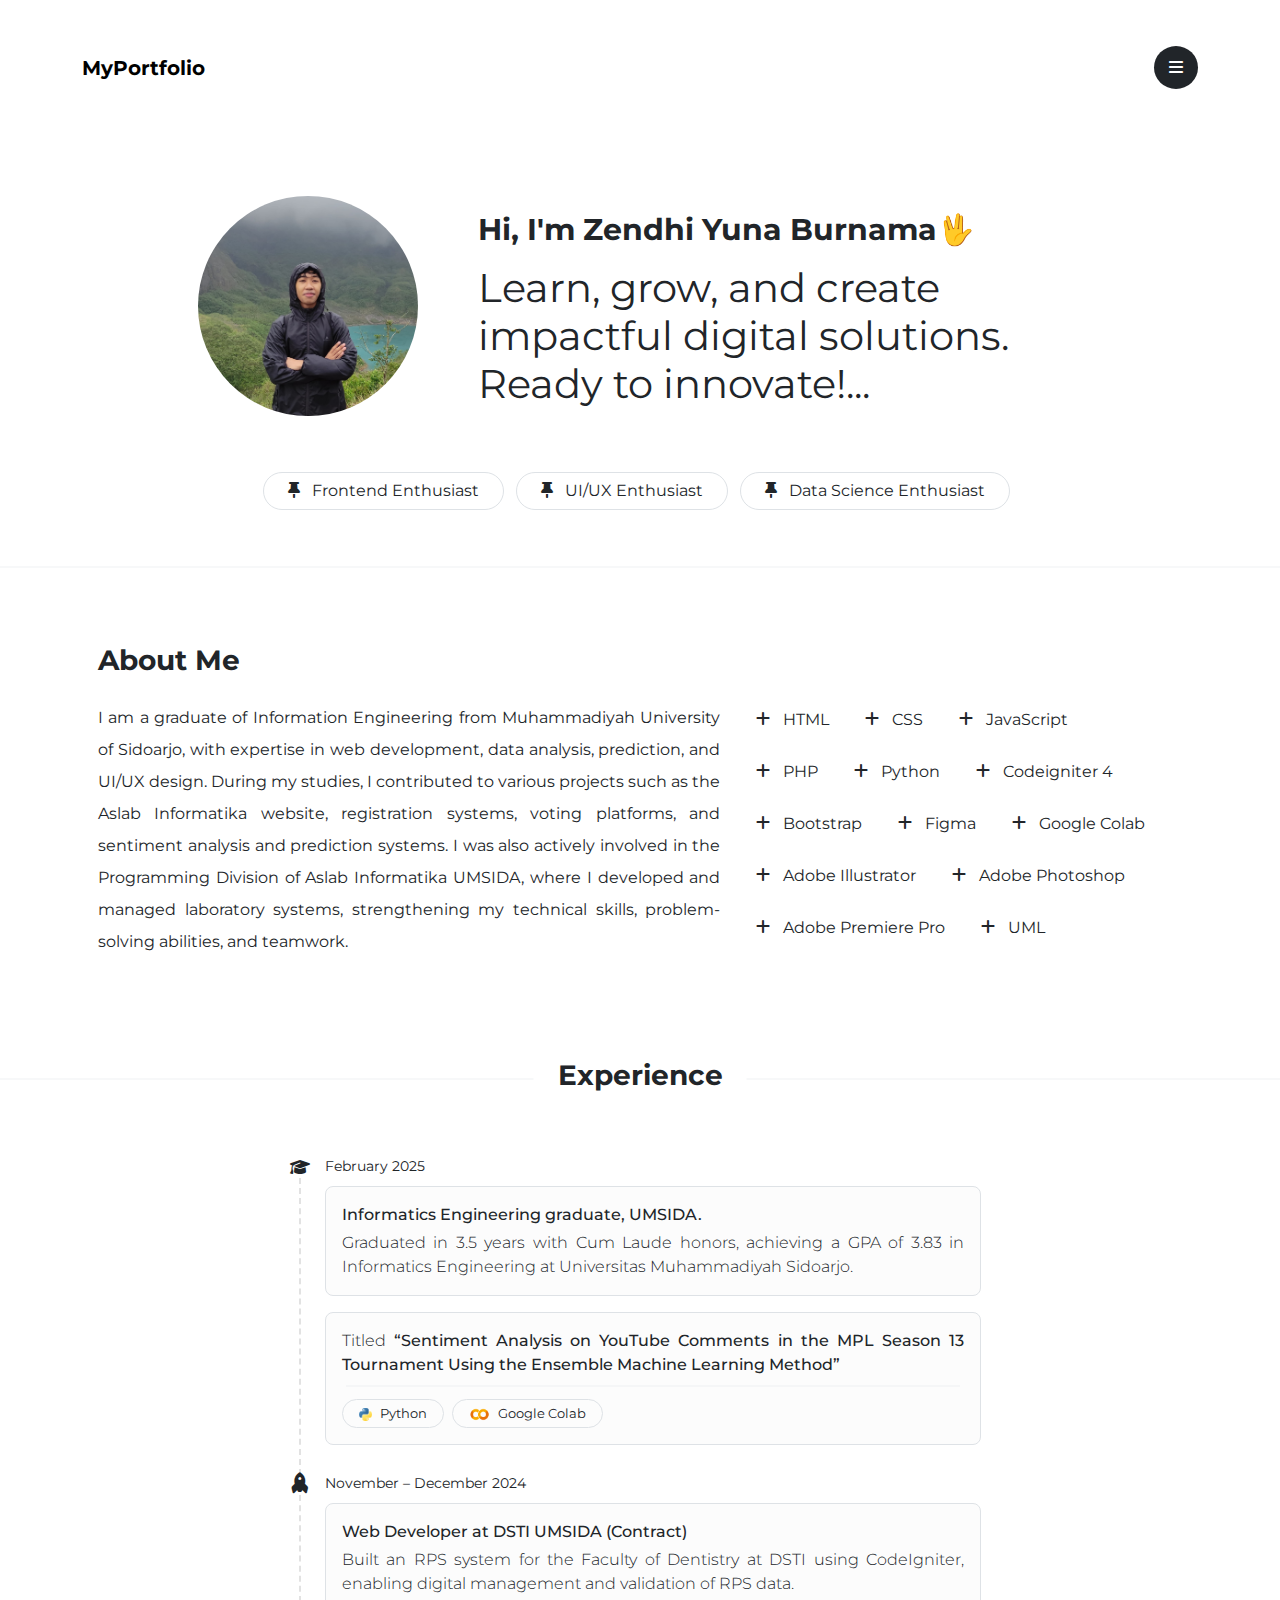
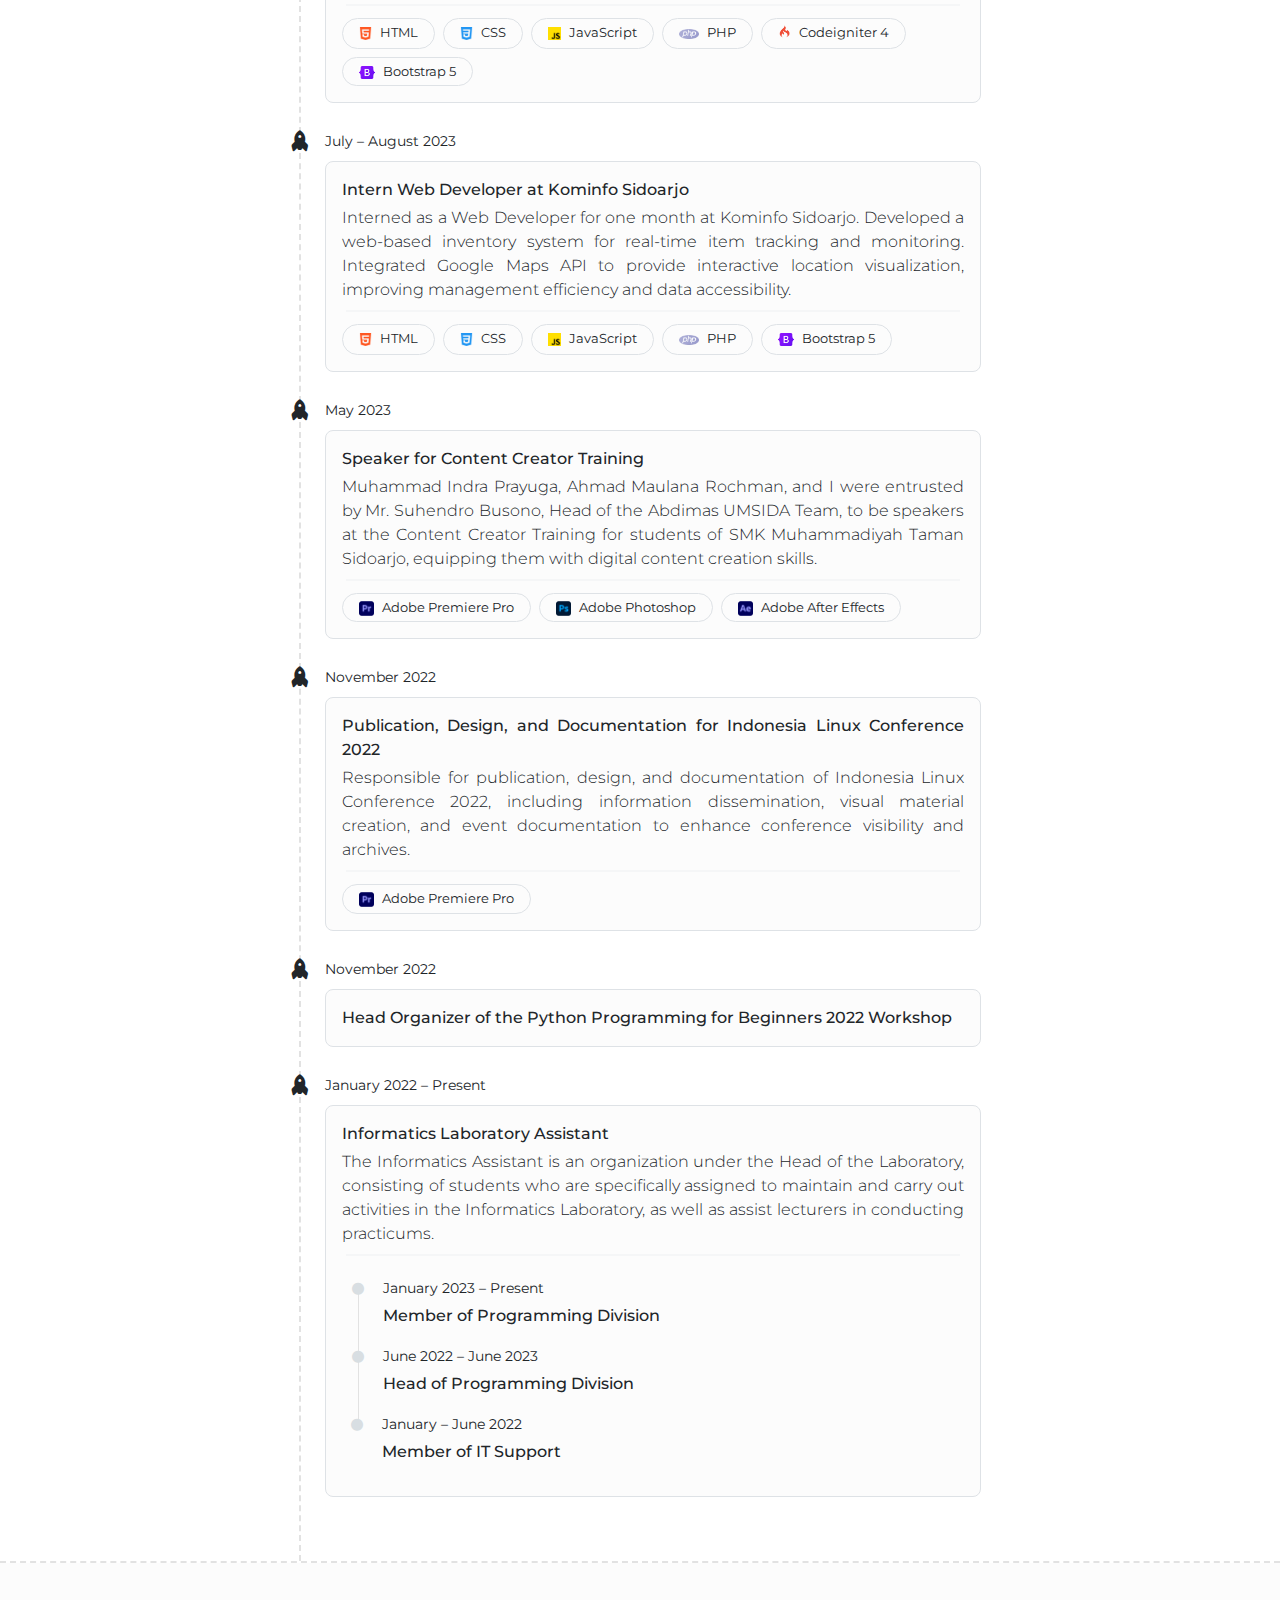
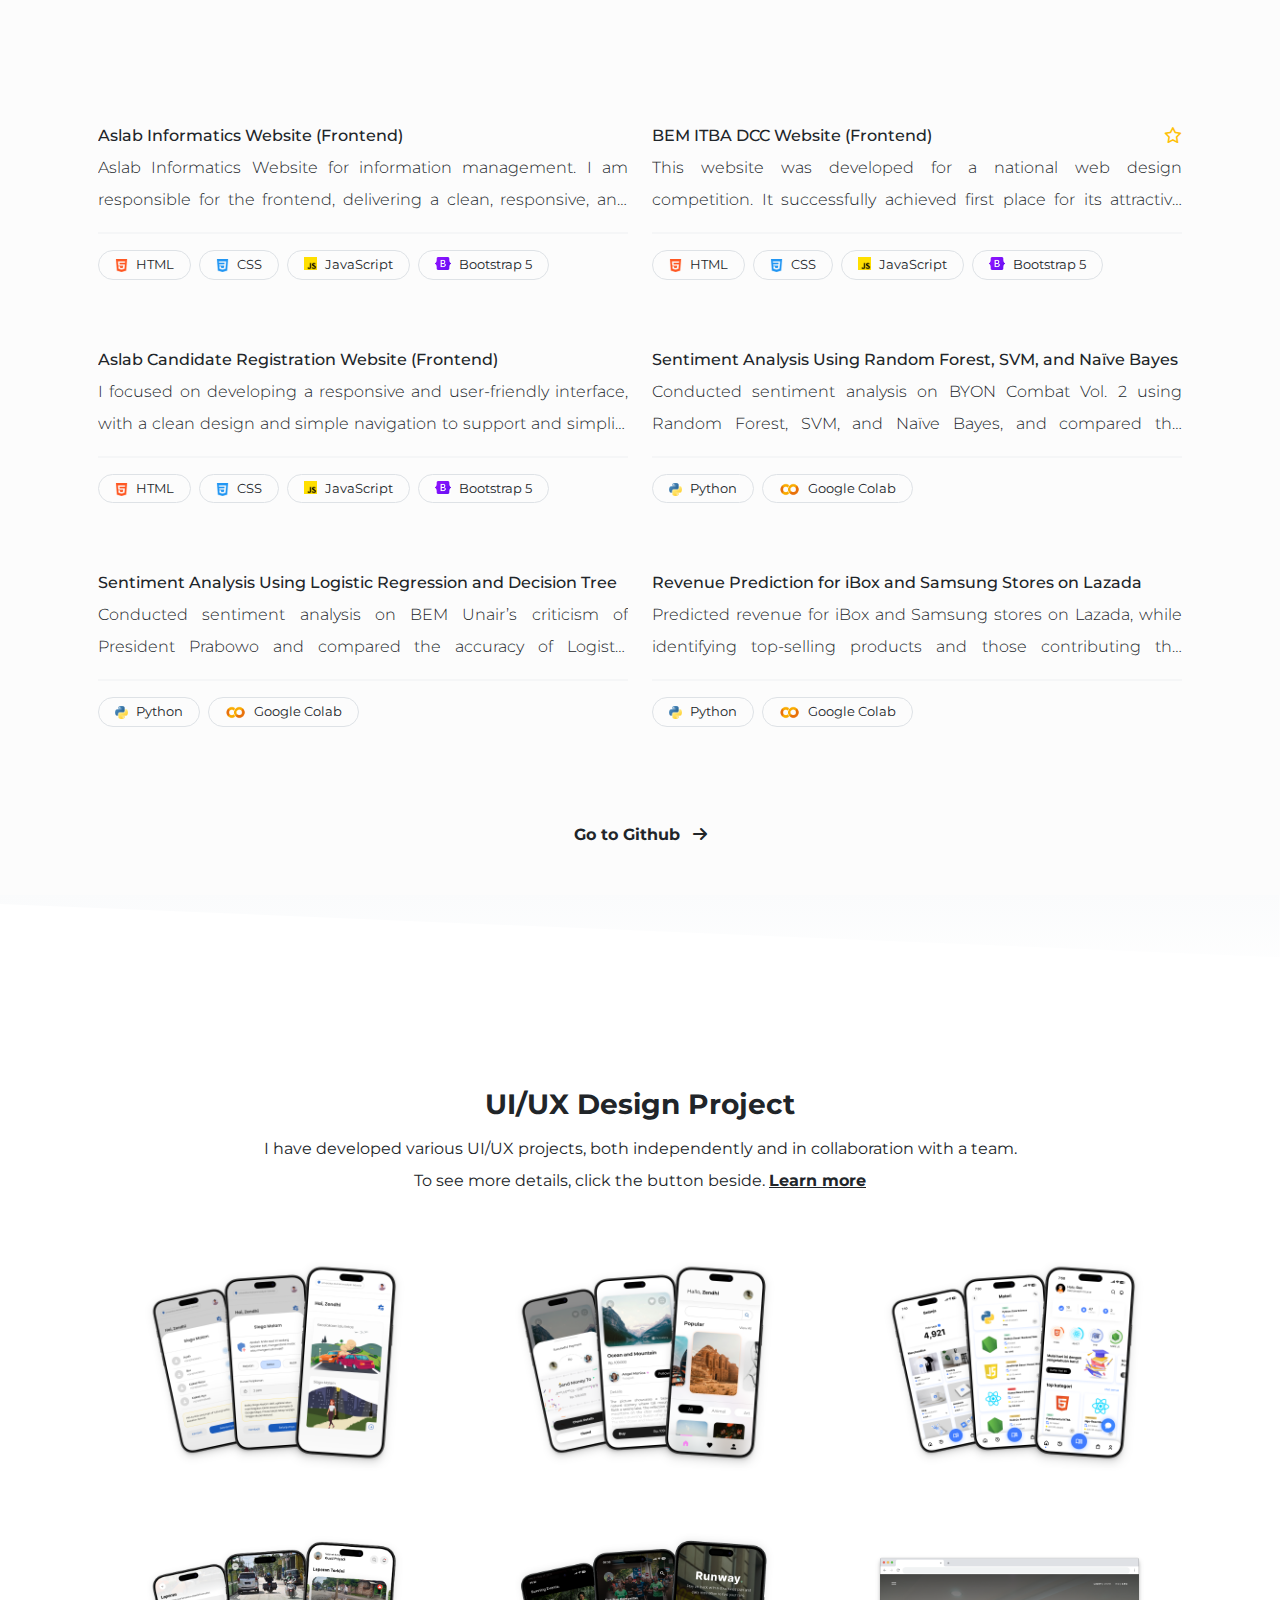
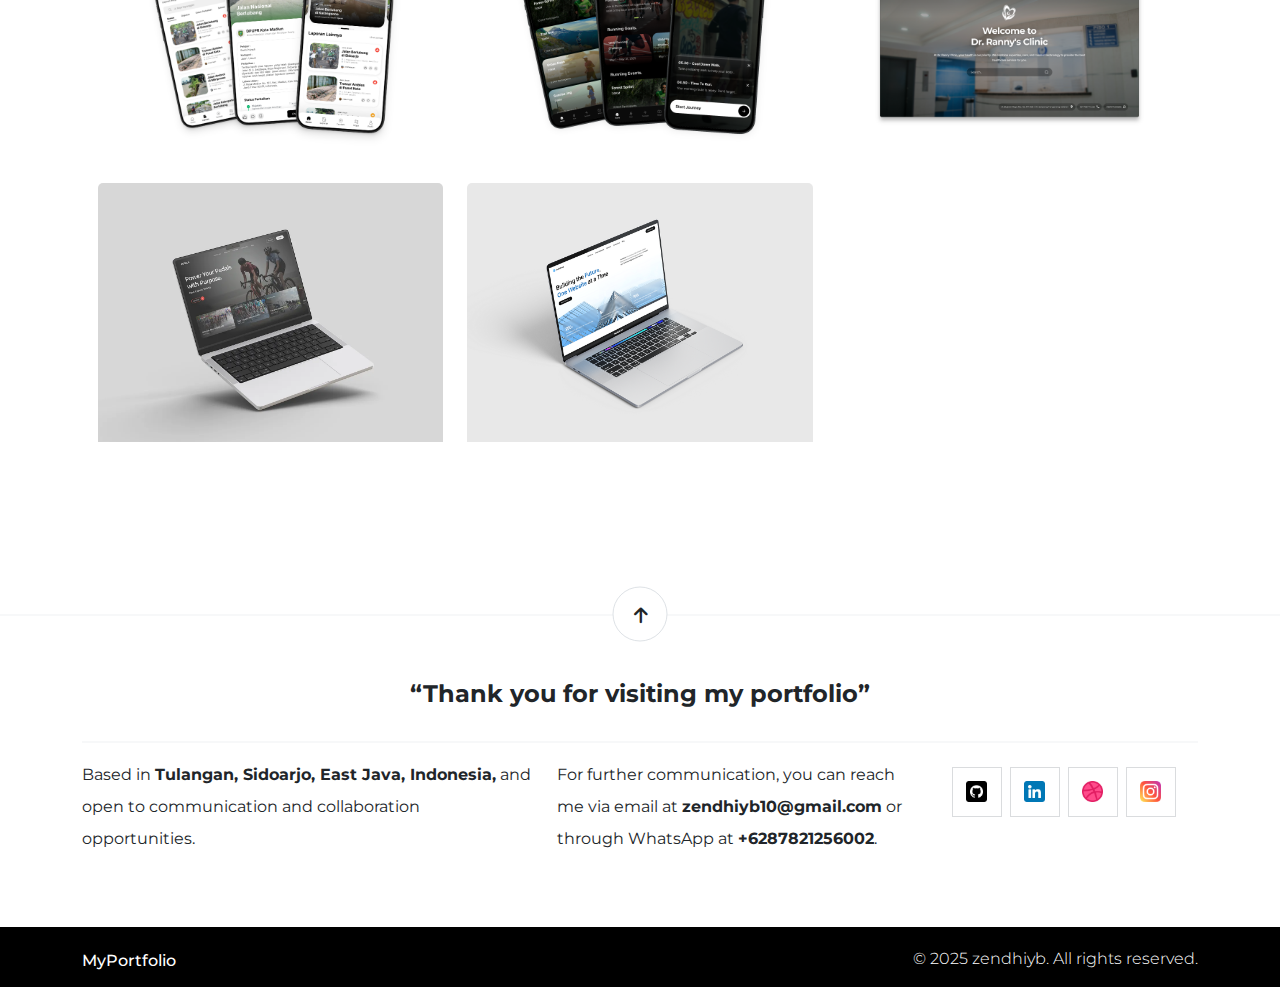
<file: index.html>
<!DOCTYPE html>
<html lang="en">
  <head>
    <meta charset="UTF-8">
    <meta name="viewport" content="width=device-width, initial-scale=1.0">
    <title>MyPortfolio</title>
    <link rel="shortcut icon" href="assets/img/fav.png" type="image/x-icon">
     
    <!-- Link Bootstrap -->
    <link href="https://cdn.jsdelivr.net/npm/bootstrap@5.3.3/dist/css/bootstrap.min.css" rel="stylesheet" integrity="sha384-QWTKZyjpPEjISv5WaRU9OFeRpok6YctnYmDr5pNlyT2bRjXh0JMhjY6hW+ALEwIH" crossorigin="anonymous">
    <script src="https://cdn.jsdelivr.net/npm/bootstrap@5.3.3/dist/js/bootstrap.bundle.min.js" integrity="sha384-YvpcrYf0tY3lHB60NNkmXc5s9fDVZLESaAA55NDzOxhy9GkcIdslK1eN7N6jIeHz" crossorigin="anonymous"></script>
    
    <!-- Fontawsome -->
    <link rel="stylesheet" href="assets/fontawesome/css/all.css">

    <!-- CSS -->
    <link rel="stylesheet" href="assets/css/style.css">

    <!-- Font -->
    <link rel="preconnect" href="https://fonts.googleapis.com">
    <link rel="preconnect" href="https://fonts.gstatic.com" crossorigin>
    <link href="https://fonts.googleapis.com/css2?family=Montserrat:ital,wght@0,100..900;1,100..900&display=swap" rel="stylesheet">

    <!-- AOS -->
    <link rel="stylesheet" href="https://unpkg.com/aos@next/dist/aos.css" />
  </head>
  <body>
    <div id="nav"></div>
    <nav class="navbar bg-white fixed-top pt-5 pb-3">
      <div class="container">
        <a class="navbar-brand fw-bold" href="index.html">MyPortfolio</a>
        <div class="">
          <a href="#" style="text-decoration: none; padding:12px 15px; border-radius: 50%;" class="text-white bg-dark" data-bs-toggle="offcanvas" data-bs-target="#offcanvasWithBothOptions" aria-controls="offcanvasWithBothOptions">
            <i class="fa-solid fa-bars"></i>
          </a>
        </div>
        <div class="offcanvas offcanvas-end" data-bs-scroll="true" tabindex="-1" id="offcanvasWithBothOptions" aria-labelledby="offcanvasWithBothOptionsLabel" style="width: 300px;">
          <div class="offcanvas-header">
            <h6 class="offcanvas-title" id="offcanvasWithBothOptionsLabel">Others</h6>
            <button type="button" class="btn-close focus-ring focus-ring-light" data-bs-dismiss="offcanvas" aria-label="Close"></button>
          </div>
          <div class="offcanvas-body p-3 pt-0">
            <div class="card border-0 rounded-0">
              <div class="row m-0">
                <div class="col-6 m-0 p-1">
                  <a href="https://github.com/zendhiyb" target="_blank" style="text-decoration: none;">
                    <div class="card border rounded-0 p-3 text-center hover-effect">
                      <div class="mb-2">
                        <img src="assets/img/github.png" alt="" height="23px">
                      </div>
                      <p class="mb-0">Github</p>
                    </div>
                  </a>
                </div>
                <div class="col-6 m-0 p-1">
                  <a href="https://www.linkedin.com/in/zendhiyb/" target="_blank" style="text-decoration: none;">
                    <div class="card border rounded-0 p-3 text-center hover-effect">
                      <div class="mb-2">
                        <img src="assets/img/linkedin.png" alt="" height="23px">
                      </div>
                      <p class="mb-0">Linkedin</p>
                    </div>
                  </a>
                </div>
                <div class="col-6 m-0 p-1">
                  <a href="https://dribbble.com/zendhiyb" target="_blank" style="text-decoration: none;">
                    <div class="card border rounded-0 p-3 text-center hover-effect">
                      <div class="mb-2">
                        <img src="assets/img/dribbble.png" alt="" height="23px">
                      </div>
                      <p class="mb-0">Dribbble</p>
                    </div>
                  </a>
                </div>
                <div class="col-6 m-0 p-1">
                  <a href="https://www.instagram.com/zendhiy/" target="_blank" style="text-decoration: none;">
                    <div class="card border rounded-0 p-3 text-center hover-effect">
                      <div class="mb-2">
                        <img src="assets/img/instagram.png" alt="" height="23px">
                      </div>
                      <p class="mb-0">Instagram</p>
                    </div>
                  </a>
                </div>
              </div>
              <hr class="border my-1">
            </div>
          </div>
        </div>
      </div>
    </nav>
    <div class="container" style="margin-top: 180px">
      <div class="text-center">
        <div class="row">
          <div class="col-xl-1"></div>
          <div class="col-xl-3">
            <div class="card border-0 p-3">
              <div class="text-center">
                <img src="assets/img/fotogw.jpeg" class="rounded-circle link-shadow " height="220px" alt="">
              </div>
            </div>
          </div>
          <div class="col-xl-7">
            <div class="card border-0 p-3" style="margin-bottom: 40px;">
              <h3 class="fw-bold text-start mt-3 mb-3" style="font-size: 30px;">Hi, I'm Zendhi Yuna Burnama🖖</h3>
              <h1 class="fw-normal text-start">Learn, grow, and create impactful digital solutions. Ready to innovate!...</h1>
            </div>
          </div>
          <div class="col-xl-1"></div>
        </div>
      </div>
      <div class="text-center">
        <div class="" style="margin-bottom: 40px;">
          <div class="btn btn-outline-light rounded-5 border px-4 mb-3 me-2">
            <i class="fa-solid fa-thumbtack me-2 text-dark"></i>
            <span class="fs-6 text-dark">Frontend Enthusiast</span>
          </div>
          <div class="btn btn-outline-light rounded-5 border px-4 mb-3 me-2">
            <i class="fa-solid fa-thumbtack me-2 text-dark"></i>
            <span class="fs-6 text-dark">UI/UX Enthusiast</span>
          </div>
          <div class="btn btn-outline-light rounded-5 border px-4 mb-3 me-2">
            <i class="fa-solid fa-thumbtack me-2 text-dark"></i>
            <span class="fs-6 text-dark">Data Science Enthusiast</span>
          </div>
          <!-- <div class="btn btn-outline-light rounded-5 border px-4 mb-3 me-2" data-aos="fade-up" data-aos-duration="1800">
            <i class="fa-solid fa-thumbtack me-2 text-dark"></i>
            <span class="fs-6 text-dark">Web Developer Enthusiast</span>
          </div> -->
        </div>
      </div>
    </div>
    <hr class="border">
    <div class="container" style="margin-top: 60px; margin-bottom: 80px;">
      <div class="card border-0 p-3">
        <h3 class="fw-bold mb-4">About Me</h3>
        <div class="row">
          <div class="col-lg-7">
            <div class="card border-0">
              <p class="lh-lg mb-4" style="text-align: justify; text-justify: inter-word;">
                I am a graduate of Information Engineering from Muhammadiyah University of Sidoarjo, with expertise in web development, data analysis, prediction, and UI/UX design. During my studies, I contributed to various projects such as the Aslab Informatika website, registration systems, voting platforms, and sentiment analysis and prediction systems. I was also actively involved in the Programming Division of Aslab Informatika UMSIDA, where I developed and managed laboratory systems, strengthening my technical skills, problem-solving abilities, and teamwork.
              </p>
            </div>
          </div>
          <div class="col-lg-5">
            <div class="border-0">
              <div class="btn btn-outline-light rounded-5 me-2 border-0 mb-3">
                <span class=" fs-6 text-dark fw-normal"><i class="fa-solid fa-plus me-2"></i> HTML</span>
              </div>
              <div class="btn btn-outline-light rounded-5 me-2 border-0 mb-3">
                <span class=" fs-6 text-dark fw-normal"><i class="fa-solid fa-plus me-2"></i> CSS</span>
              </div>
              <div class="btn btn-outline-light rounded-5 me-2 border-0 mb-3">
                <span class=" fs-6 text-dark fw-normal"><i class="fa-solid fa-plus me-2"></i> JavaScript</span>
              </div>
              <div class="btn btn-outline-light rounded-5 me-2 border-0 mb-3">
                <span class=" fs-6 text-dark fw-normal"><i class="fa-solid fa-plus me-2"></i> PHP</span>
              </div>
              <div class="btn btn-outline-light rounded-5 me-2 border-0 mb-3">
                <span class=" fs-6 text-dark fw-normal"><i class="fa-solid fa-plus me-2"></i> Python</span>
              </div>
              <div class="btn btn-outline-light rounded-5 me-2 border-0 mb-3">
                <span class=" fs-6 text-dark fw-normal"><i class="fa-solid fa-plus me-2"></i> Codeigniter 4</span>
              </div>
              <div class="btn btn-outline-light rounded-5 me-2 border-0 mb-3">
                <span class=" fs-6 text-dark fw-normal"><i class="fa-solid fa-plus me-2"></i> Bootstrap</span>
              </div>
              <div class="btn btn-outline-light rounded-5 me-2 border-0 mb-3">
                <span class=" fs-6 text-dark fw-normal"><i class="fa-solid fa-plus me-2"></i> Figma</span>
              </div>
              <div class="btn btn-outline-light rounded-5 me-2 border-0 mb-3">
                <span class=" fs-6 text-dark fw-normal"><i class="fa-solid fa-plus me-2"></i> Google Colab</span>
              </div>
              <div class="btn btn-outline-light rounded-5 me-2 border-0 mb-3">
                <span class=" fs-6 text-dark fw-normal"><i class="fa-solid fa-plus me-2"></i> Adobe Illustrator</span>
              </div>
              <div class="btn btn-outline-light rounded-5 me-2 border-0 mb-3">
                <span class=" fs-6 text-dark fw-normal"><i class="fa-solid fa-plus me-2"></i> Adobe Photoshop</span>
              </div>
              <div class="btn btn-outline-light rounded-5 me-2 border-0 mb-3">
                <span class=" fs-6 text-dark fw-normal"><i class="fa-solid fa-plus me-2"></i> Adobe Premiere Pro</span>
              </div>
              <div class="btn btn-outline-light rounded-5 me-2 border-0 mb-3">
                <span class=" fs-6 text-dark fw-normal"><i class="fa-solid fa-plus me-2"></i> UML</span>
              </div>
              <!-- <a href="#" class="btn btn-outline-light rounded-5 me-2 border-0 mb-3">
                <span class=" fs-6 text-dark fw-normal"><i class="fa-solid fa-ellipsis text-dark"></i></span>
              </a> -->
            </div>
          </div>
        </div>
      </div>
    </div>
    <hr class="border mb-0">
    <div class="card border-0 rounded-0">
      <div class="position-absolute top-0 start-50 translate-middle">
        <h3 class="fw-bold text-center px-4 bg-white">Experience</h3>
      </div>
    </div>
    <div class="container">
      <div class="card border-0 bg-transparent p-3 pb-0 mt-5">
        <div class="row">
          <div class="col-lg-2"></div>
          <div class="col-lg-8">
            <div class="card border-0 rounded-3 p-3 pt-4 pb-0">
              <div class="card rounded-0 pb-4" style="border: none; border-left: 2px rgb(226, 226, 226) dashed;">
                <div class="position-absolute top-0 start-0 translate-middle" style="margin-left: -1px;">
                  <i class="fa-solid fa-graduation-cap"></i>
                </div>
                <div class="ms-4" style="margin-top: -14px;">
                  <p class="mb-2"><small>February 2025</small></p>
                  <div class="card border rounded-3 p-3 mb-3" style="text-align: justify; text-justify: inter-word; background-color: rgb(252, 252, 252);">
                    <h6 class="mb-1 lh-base">Informatics Engineering graduate, UMSIDA.</h6>
                    <p class="lh-base fw-light mb-0">
                      Graduated in 3.5 years with Cum Laude honors, achieving a GPA of 3.83 in Informatics Engineering at Universitas Muhammadiyah Sidoarjo.
                    </p>
                  </div>
                  <div class="card border rounded-3 p-3 mb-3" style="text-align: justify; text-justify: inter-word; background-color: rgb(252, 252, 252);">
                    <h6 class="mb-1 lh-base">
                      <span class="fw-light">Titled</span> <q><a href="https://jurnal.unai.edu/index.php/teika/article/view/3722" target="_blank" class="text-dark link-underline link-underline-opacity-0">Sentiment Analysis on YouTube Comments in the MPL Season 13 Tournament Using the Ensemble Machine Learning Method</a></q>
                    </h6>
                    <hr class="border m-1 mb-0">
                    <div class="d-flex flex-wrap mt-1" style="font-size: 13px;">
                      <div class="border rounded-5 px-3 py-1 me-2 mt-2"><img src="assets/img/skill/python.png" height="13px" alt="" class="me-2">Python</div>
                      <div class="border rounded-5 px-3 py-1 me-2 mt-2"><img src="assets/img/skill/colab.webp" height="13px" alt="" class="me-2">Google Colab</div>
                    </div>
                  </div>
                </div>
              </div>
              <div class="card rounded-0 pb-4" style="border: none; border-left: 2px rgb(226, 226, 226) dashed;">
                <div class="position-absolute top-0 start-0 translate-middle" style="margin-left: -1px; margin-top: 3px;">
                  <i class="fa-solid fa-rocket" style="font-size: 20px; rotate: -45deg;"></i>
                </div>
                <div class="ms-4" style="margin-top: -14px;">
                  <p class="mb-2"><small>November – December 2024</small></p>
                  <div class="card border rounded-3 p-3 mb-3" style="text-align: justify; text-justify: inter-word; background-color: rgb(252, 252, 252);">
                    <h6 class="mb-1 lh-base">Web Developer at DSTI UMSIDA (Contract)</h6>
                    <p class="lh-base fw-light mb-1">
                      Built an RPS system for the Faculty of Dentistry at DSTI using CodeIgniter, enabling digital management and validation of RPS data.
                    </p>
                    <hr class="border m-1 mb-0">
                    <div class="d-flex flex-wrap mt-1" style="font-size: 13px;">
                      <div class="border rounded-5 px-3 py-1 me-2 mt-2"><img src="assets/img/skill/html.png" height="13px" alt="" class="me-2">HTML</div>
                      <div class="border rounded-5 px-3 py-1 me-2 mt-2"><img src="assets/img/skill/css.png" height="13px" alt="" class="me-2">CSS</div>
                      <div class="border rounded-5 px-3 py-1 me-2 mt-2"><img src="assets/img/skill/js.png" height="13px" alt="" class="me-2">JavaScript</div>
                      <div class="border rounded-5 px-3 py-1 me-2 mt-2"><img src="assets/img/skill/php.png" height="20px" alt="" class="me-2">PHP</div>
                      <div class="border rounded-5 px-3 py-1 me-2 mt-2"><img src="assets/img/skill/codeigniter.png" height="13px" alt="" class="me-2 mb-1">Codeigniter 4</div>
                      <div class="border rounded-5 px-3 py-1 me-2 mt-2"><img src="assets/img/skill/bootstrap.jfif" height="13px" alt="" class="me-2">Bootstrap 5</div>
                    </div>
                  </div>
                </div>
              </div>
              <div class="card rounded-0 pb-4" style="border: none; border-left: 2px rgb(226, 226, 226) dashed;">
                <div class="position-absolute top-0 start-0 translate-middle" style="margin-left: -1px; margin-top: 3px;">
                  <i class="fa-solid fa-rocket" style="font-size: 20px; rotate: -45deg;"></i>
                </div>
                <div class="ms-4" style="margin-top: -14px;">
                  <p class="mb-2"><small>July – August 2023</small></p>
                  <div class="card border rounded-3 p-3 mb-3" style="text-align: justify; text-justify: inter-word; background-color: rgb(252, 252, 252);">
                    <h6 class="mb-1 lh-base">Intern Web Developer at Kominfo Sidoarjo</h6>
                    <p class="lh-base fw-light mb-1">
                      Interned as a Web Developer for one month at Kominfo Sidoarjo. Developed a web-based inventory system for real-time item tracking and monitoring. Integrated Google Maps API to provide interactive location visualization, improving management efficiency and data accessibility.
                    </p>
                    <hr class="border m-1 mb-0">
                    <div class="d-flex flex-wrap mt-1" style="font-size: 13px;">
                      <div class="border rounded-5 px-3 py-1 me-2 mt-2"><img src="assets/img/skill/html.png" height="13px" alt="" class="me-2">HTML</div>
                      <div class="border rounded-5 px-3 py-1 me-2 mt-2"><img src="assets/img/skill/css.png" height="13px" alt="" class="me-2">CSS</div>
                      <div class="border rounded-5 px-3 py-1 me-2 mt-2"><img src="assets/img/skill/js.png" height="13px" alt="" class="me-2">JavaScript</div>
                      <div class="border rounded-5 px-3 py-1 me-2 mt-2"><img src="assets/img/skill/php.png" height="20px" alt="" class="me-2">PHP</div>
                      <div class="border rounded-5 px-3 py-1 me-2 mt-2"><img src="assets/img/skill/bootstrap.jfif" height="13px" alt="" class="me-2">Bootstrap 5</div>
                    </div>
                  </div>
                </div>
              </div>
              <div class="card rounded-0 pb-4" style="border: none; border-left: 2px rgb(226, 226, 226) dashed;">
                <div class="position-absolute top-0 start-0 translate-middle" style="margin-left: -1px; margin-top: 3px;">
                  <i class="fa-solid fa-rocket" style="font-size: 20px; rotate: -45deg;"></i>
                </div>
                <div class="ms-4" style="margin-top: -14px;">
                  <p class="mb-2"><small>May 2023</small></p>
                  <div class="card border rounded-3 p-3 mb-3" style="text-align: justify; text-justify: inter-word; background-color: rgb(252, 252, 252);">
                    <h6 class="mb-1 lh-base">Speaker for Content Creator Training</h6>
                    <p class="lh-base fw-light mb-1">
                      Muhammad Indra Prayuga, Ahmad Maulana Rochman, and I were entrusted by Mr. Suhendro Busono, Head of the Abdimas UMSIDA Team, to be speakers at the Content Creator Training for students of SMK Muhammadiyah Taman Sidoarjo, equipping them with digital content creation skills. 
                    </p>
                    <hr class="border m-1 mb-0">
                    <div class="d-flex flex-wrap mt-1" style="font-size: 13px;">
                      <div class="border rounded-5 px-3 py-1 me-2 mt-2"><img src="assets/img/skill/premiere-pro.png" height="15px" alt="" class="me-2">Adobe Premiere Pro</div>
                      <div class="border rounded-5 px-3 py-1 me-2 mt-2"><img src="assets/img/skill/photoshop.png" height="15px" alt="" class="me-2">Adobe Photoshop</div>
                      <div class="border rounded-5 px-3 py-1 me-2 mt-2"><img src="assets/img/skill/after-effects.png" height="15px" alt="" class="me-2">Adobe After Effects</div>
                    </div>
                  </div>
                </div>
              </div>
              <div class="card rounded-0 pb-4" style="border: none; border-left: 2px rgb(226, 226, 226) dashed;">
                <div class="position-absolute top-0 start-0 translate-middle" style="margin-left: -1px; margin-top: 3px;">
                  <i class="fa-solid fa-rocket" style="font-size: 20px; rotate: -45deg;"></i>
                </div>
                <div class="ms-4" style="margin-top: -14px;">
                  <p class="mb-2"><small>November 2022</small></p>
                  <div class="card border rounded-3 p-3 mb-3" style="text-align: justify; text-justify: inter-word; background-color: rgb(252, 252, 252);">
                    <h6 class="mb-1 lh-base">Publication, Design, and Documentation for Indonesia Linux Conference 2022</h6>
                    <p class="lh-base fw-light mb-1">
                      Responsible for publication, design, and documentation of Indonesia Linux Conference 2022, including information dissemination, visual material creation, and event documentation to enhance conference visibility and archives.
                    </p>
                    <hr class="border m-1 mb-0">
                    <div class="d-flex flex-wrap mt-1" style="font-size: 13px;">
                      <div class="border rounded-5 px-3 py-1 me-2 mt-2"><img src="assets/img/skill/premiere-pro.png" height="15px" alt="" class="me-2">Adobe Premiere Pro</div>
                    </div>
                  </div>
                </div>
              </div>
              <div class="card rounded-0 pb-4" style="border: none; border-left: 2px rgb(226, 226, 226) dashed;">
                <div class="position-absolute top-0 start-0 translate-middle" style="margin-left: -1px; margin-top: 3px;">
                  <i class="fa-solid fa-rocket" style="font-size: 20px; rotate: -45deg;"></i>
                </div>
                <div class="ms-4" style="margin-top: -14px;">
                  <p class="mb-2"><small>November 2022</small></p>
                  <div class="card border rounded-3 p-3 mb-3" style="text-align: justify; text-justify: inter-word; background-color: rgb(252, 252, 252);">
                    <h6 class="mb-0 lh-base">Head Organizer of the Python Programming for Beginners 2022 Workshop</h6>
                  </div>
                </div>
              </div>
              <div class="card rounded-0 pb-5" style="border: none; border-left: 2px rgb(226, 226, 226) dashed;">
                <div class="position-absolute top-0 start-0 translate-middle" style="margin-left: -1px; margin-top: 3px;">
                  <i class="fa-solid fa-rocket" style="font-size: 20px; rotate: -45deg;"></i>
                </div>
                <div class="ms-4" style="margin-top: -14px;">
                  <p class="mb-2"><small>January 2022 – Present</small></p>
                  <div class="card border rounded-3 p-3 mb-3" style="text-align: justify; text-justify: inter-word; background-color: rgb(252, 252, 252);">
                    <h6 class="mb-1 lh-base">Informatics Laboratory Assistant</h6>
                    <p class="lh-base fw-light mb-1">
                      The Informatics Assistant is an organization under the Head of the Laboratory, consisting of students who are specifically assigned to maintain and carry out activities in the Informatics Laboratory, as well as assist lecturers in conducting practicums.
                    </p>
                    <hr class="border m-1 mb-0">
                    <div class="card border-0 bg-transparent rounded-0 p-3 mt-3">
                      <div class="card rounded-0 bg-transparent pb-4" style="border: none; border-left: 1px rgb(226, 226, 226) solid;">
                        <div class="position-absolute top-0 start-0 translate-middle" style="margin-left: -1px;">
                          <i class="fa-solid fa-circle" style="font-size: 12px; color: rgb(216, 222, 226);"></i>
                        </div>
                        <div class="ms-4" style="margin-top: -12px;">
                          <p class="mb-1"><small>January 2023 – Present</small></p>
                          <h6 class="mb-1 lh-base">Member of Programming Division</h6>
                        </div>
                      </div>
                      <div class="card rounded-0 bg-transparent pb-4" style="border: none; border-left: 1px rgb(226, 226, 226) solid;">
                        <div class="position-absolute top-0 start-0 translate-middle" style="margin-left: -1px;">
                          <i class="fa-solid fa-circle" style="font-size: 12px; color: rgb(216, 222, 226);"></i>
                        </div>
                        <div class="ms-4" style="margin-top: -12px;">
                          <p class="mb-1"><small>June 2022 – June 2023</small></p>
                          <h6 class="mb-1 lh-base">Head of Programming Division</h6>
                        </div>
                      </div>
                      <div class="card rounded-0 bg-transparent" style="border: none; border-left: 0px rgb(226, 226, 226) solid;">
                        <div class="position-absolute top-0 start-0 translate-middle" style="margin-left: -1px;">
                          <i class="fa-solid fa-circle" style="font-size: 12px; color: rgb(216, 222, 226);"></i>
                        </div>
                        <div class="ms-4" style="margin-top: -12px;">
                          <p class="mb-1"><small>January – June 2022</small></p>
                          <h6 class="mb-0 lh-base">Member of IT Support</h6>
                        </div>
                      </div>
                    </div>
                  </div>
                </div>
              </div>
            </div>
          </div>
          <div class="col-lg-2"></div>
        </div>
      </div>
    </div>
    <div class="" style="border-top: 2px rgb(226, 226, 226) dashed;"></div>
    <div style="background-color: rgb(252, 252, 252);">
      <div class="container" style="padding-top: 60px;">
        <div class="card border-0 bg-transparent p-3">
          <div class="mb-4">
            <h3 class="fw-bold" data-aos="fade-up" data-aos-duration="1600">My Project</h3>
          </div>
          <div class="mt-3"> 
            <div class="row">
              <div class="col-lg-6">
                <a href="https://zendhiyb.github.io/web-aslabinf-frontend/" target="_blank" class="text-dark" style="text-decoration: none;">
                  <div class="border-0 bg-transparent mb-5">
                    <h6 class="limit-title mb-0 lh-lg">Aslab Informatics Website (Frontend)</h6>
                    <p class="m-0 lh-lg fw-light limit-text" style="text-align: justify; text-justify: inter-word;">
                      Aslab Informatics Website for information management. I am responsible for the frontend, delivering a clean, responsive, and user-friendly interface.
                    </p>                    
                    <hr class="border">
                    <div class="d-flex flex-wrap" style="font-size: 13px;">
                      <div class="border rounded-5 px-3 py-1 me-2 mb-3"><img src="assets/img/skill/html.png" height="13px" alt="" class="me-2"></i>HTML</div>
                      <div class="border rounded-5 px-3 py-1 me-2 mb-3"><img src="assets/img/skill/css.png" height="13px" alt="" class="me-2">CSS</div>
                      <div class="border rounded-5 px-3 py-1 me-2 mb-3"><img src="assets/img/skill/js.png" height="13px" alt="" class="me-2 mb-1">JavaScript</div>
                      <div class="border rounded-5 px-3 py-1 me-2 mb-3"><img src="assets/img/skill/bootstrap.jfif" height="13px" alt="" class="me-2 mb-1">Bootstrap 5</div>
                    </div>
                  </div>
                </a>
              </div>
              <div class="col-lg-6">
                <a href="https://zendhiyb.github.io/web-bem-itba-dcc-frontend/" target="_blank" class="text-dark" style="text-decoration: none;">
                  <div class="border-0 bg-transparent mb-5">
                    <div class="clearfix">
                      <h6 class="limit-title mb-0 lh-lg float-start">BEM ITBA DCC Website (Frontend)</h6>
                      <h6 class="float-end mb-0"><i class="fa-regular fa-star text-warning" style="margin-top: 7px;"></i></h6>
                    </div>
                    <p class="m-0 lh-lg fw-light limit-text" style="text-align: justify; text-justify: inter-word;">
                      This website was developed for a national web design competition. It successfully achieved first place for its attractive design and optimal functionality.
                    </p>
                    <hr class="border">
                    <div class="d-flex flex-wrap" style="font-size: 13px;">
                      <div class="border rounded-5 px-3 py-1 me-2 mb-3"><img src="assets/img/skill/html.png" height="13px" alt="" class="me-2"></i>HTML</div>
                      <div class="border rounded-5 px-3 py-1 me-2 mb-3"><img src="assets/img/skill/css.png" height="13px" alt="" class="me-2">CSS</div>
                      <div class="border rounded-5 px-3 py-1 me-2 mb-3"><img src="assets/img/skill/js.png" height="13px" alt="" class="me-2 mb-1">JavaScript</div>
                      <div class="border rounded-5 px-3 py-1 me-2 mb-3"><img src="assets/img/skill/bootstrap.jfif" height="13px" alt="" class="me-2 mb-1">Bootstrap 5</div>
                    </div>
                  </div>
                </a>
              </div>
              <div class="col-lg-6">
                <a href="https://zendhiyb.github.io/web-registration-caslab-frontend/" target="_blank" class="text-dark" style="text-decoration: none;">
                  <div class="border-0 bg-transparent mb-5">
                    <h6 class="limit-title mb-0 lh-lg">Aslab Candidate Registration Website (Frontend)</h6>
                    <p class="m-0 lh-lg fw-light limit-text" style="text-align: justify; text-justify: inter-word;">
                      I focused on developing a responsive and user-friendly interface, with a clean design and simple navigation to support and simplify aslab candidate registration.
                    </p>
                    <hr class="border">
                    <div class="d-flex flex-wrap" style="font-size: 13px;">
                      <div class="border rounded-5 px-3 py-1 me-2 mb-3"><img src="assets/img/skill/html.png" height="13px" alt="" class="me-2"></i>HTML</div>
                      <div class="border rounded-5 px-3 py-1 me-2 mb-3"><img src="assets/img/skill/css.png" height="13px" alt="" class="me-2">CSS</div>
                      <div class="border rounded-5 px-3 py-1 me-2 mb-3"><img src="assets/img/skill/js.png" height="13px" alt="" class="me-2 mb-1">JavaScript</div>
                      <div class="border rounded-5 px-3 py-1 me-2 mb-3"><img src="assets/img/skill/bootstrap.jfif" height="13px" alt="" class="me-2 mb-1">Bootstrap 5</div>
                    </div>
                  </div>
                </a>
              </div>
              <div class="col-lg-6">
                <a href="https://github.com/zendhiyb/sentiment-analysis-RF-NB-SVM" target="_blank" class="text-dark" style="text-decoration: none;">
                  <div class="border-0 bg-transparent mb-5">
                    <h6 class="limit-title mb-0 lh-lg">Sentiment Analysis Using Random Forest, SVM, and Naïve Bayes</h6>
                    <p class="m-0 lh-lg fw-light limit-text" style="text-align: justify; text-justify: inter-word;">
                      Conducted sentiment analysis on BYON Combat Vol. 2 using Random Forest, SVM, and Naïve Bayes, and compared the performance of each method.
                    </p>
                    <hr class="border">
                    <div class="d-flex flex-wrap" style="font-size: 13px;">
                      <div class="border rounded-5 px-3 py-1 me-2 mb-3"><img src="assets/img/skill/python.png" height="13px" alt="" class="me-2"></i>Python</div>
                      <div class="border rounded-5 px-3 py-1 me-2 mb-3"><img src="assets/img/skill/colab.webp" height="13px" alt="" class="me-2">Google Colab</div>
                    </div>
                  </div>
                </a>
              </div>
              <div class="col-lg-6">
                <a href="https://github.com/zendhiyb/sentiment-analysis-logistic-regression-decision-tree" target="_blank" class="text-dark" style="text-decoration: none;">
                  <div class="border-0 bg-transparent mb-5">
                    <h6 class="limit-title mb-0 lh-lg">Sentiment Analysis Using Logistic Regression and Decision Tree</h6>
                    <p class="m-0 lh-lg fw-light limit-text" style="text-align: justify; text-justify: inter-word;">
                      Conducted sentiment analysis on BEM Unair’s criticism of President Prabowo and compared the accuracy of Logistic Regression and Decision Tree methods.
                    </p>
                    <hr class="border">
                    <div class="d-flex flex-wrap" style="font-size: 13px;">
                      <div class="border rounded-5 px-3 py-1 me-2 mb-3"><img src="assets/img/skill/python.png" height="13px" alt="" class="me-2"></i>Python</div>
                      <div class="border rounded-5 px-3 py-1 me-2 mb-3"><img src="assets/img/skill/colab.webp" height="13px" alt="" class="me-2">Google Colab</div>
                    </div>
                  </div>
                </a>
              </div>
              <div class="col-lg-6">
                <a href="https://github.com/zendhiyb/revenue-prediction-random-forest" target="_blank" class="text-dark" style="text-decoration: none;">
                  <div class="border-0 bg-transparent mb-5">
                    <h6 class="limit-title mb-0 lh-lg">Revenue Prediction for iBox and Samsung Stores on Lazada</h6>
                    <p class="m-0 lh-lg fw-light limit-text" style="text-align: justify; text-justify: inter-word;">
                      Predicted revenue for iBox and Samsung stores on Lazada, while identifying top-selling products and those contributing the highest revenue.
                    </p>
                    <hr class="border">
                    <div class="d-flex flex-wrap" style="font-size: 13px;">
                      <div class="border rounded-5 px-3 py-1 me-2 mb-3"><img src="assets/img/skill/python.png" height="13px" alt="" class="me-2"></i>Python</div>
                      <div class="border rounded-5 px-3 py-1 me-2 mb-3"><img src="assets/img/skill/colab.webp" height="13px" alt="" class="me-2">Google Colab</div>
                    </div>
                  </div>
                </a>
              </div>
            </div>
          </div>
        </div>
        <div class="text-center mt-3">
          <a href="https://github.com/zendhiyb" target="_blank" class="px-4 fw-bold text-dark" style="text-decoration: none;">Go to Github <i class="fa-solid fa-arrow-right ms-2"></i></a>
        </div>
        <br><br>
      </div>
    </div>
    <svg id="wave" style="transform:rotate(180deg); transition: 0.3s" viewBox="0 0 1440 100" version="1.1" xmlns="http://www.w3.org/2000/svg">
      <defs>
        <linearGradient id="sw-gradient-0" x1="0" x2="0" y1="1" y2="0">
          <stop stop-color="rgba(250, 251, 252, 1)" offset="0%"></stop>
          <stop stop-color="rgba(255, 255, 255, 1)" offset="100%"></stop>
        </linearGradient>
      </defs>
      <path style="transform:translate(0, 0px); opacity:1" fill="url(#sw-gradient-0)" d="M0,30L1440,90L2880,80L4320,90L5760,0L7200,80L8640,0L10080,80L11520,90L12960,0L14400,20L15840,70L17280,30L18720,70L20160,10L21600,80L23040,40L24480,20L25920,50L27360,90L28800,10L30240,70L31680,40L33120,20L34560,70L34560,100L33120,100L31680,100L30240,100L28800,100L27360,100L25920,100L24480,100L23040,100L21600,100L20160,100L18720,100L17280,100L15840,100L14400,100L12960,100L11520,100L10080,100L8640,100L7200,100L5760,100L4320,100L2880,100L1440,100L0,100Z"></path>
    </svg>
    <div class="container" style="margin-bottom: 140px;">
      <div class="card p-3 mb-5 border-0 rounded-4" style="border-color: transparent;">
        <div class="text-center mt-5 mb-4">
          <div class="mb-3">
            <i class="fa-solid fa-circle mx-1" style="font-size: 12px;" data-aos="fade-up" data-aos-duration="1300"></i>
            <i class="fa-solid fa-circle mx-1" style="font-size: 12px;" data-aos="fade-up" data-aos-duration="1500"></i>
            <i class="fa-solid fa-circle mx-1" style="font-size: 12px;" data-aos="fade-up" data-aos-duration="1700"></i>
          </div>
          <div class="">
            <h3 class="fw-bold mb-3">UI/UX Design Project</h3>
            <p class="mb-2">I have developed various UI/UX projects, both independently and in collaboration with a team.</p>
            <p>To see more details, click the button beside. <a href="https://dribbble.com/zendhiyb" target="_blank" class="fw-bold text-dark" style="text-decoration: none;"><u>Learn more</u></a>
            </p>
          </div>
        </div>
        <div class="row text-center">
          <div class="col-md-4">
            <div style="text-decoration: none;">
              <div class="card border-0 mb-3">
                <img src="assets/img/uiux/sitni.png" class="card-img-top" alt="...">
              </div>
            </div>
          </div>
          <div class="col-md-4">
            <div style="text-decoration: none;">
              <div class="card border-0 mb-3">
                <img src="assets/img/uiux/picgallery.png" class="card-img-top" alt="...">
              </div>
            </div>
          </div>
          <div class="col-md-4">
            <div style="text-decoration: none;">
              <div class="card border-0 mb-3">
                <img src="assets/img/uiux/teknomorph.png" class="card-img-top" alt="...">
              </div>
            </div>
          </div>
          <div class="col-md-4">
            <div style="text-decoration: none;">
              <div class="card border-0 mb-3">
                <img src="assets/img/uiux/roacheck.png" class="card-img-top" alt="...">
              </div>
            </div>
          </div>
          <div class="col-md-4">
            <div style="text-decoration: none;">
              <div class="card border-0 mb-3">
                <img src="assets/img/uiux/runway.png" class="card-img-top" alt="...">
              </div>
            </div>
          </div>
          <div class="col-md-4">
            <div style="text-decoration: none;">
              <div class="card border-0 mb-3">
                <img src="assets/img/uiux/remake_drranny.png" class="card-img-top" alt="...">
              </div>
            </div>
          </div>
          <div class="col-md-4">
            <div style="text-decoration: none;">
              <div class="card border-0 mb-3">
                <img src="assets/img/uiux/pedala.webp" class="card-img-top" alt="...">
              </div>
            </div>
          </div>
          <div class="col-md-4">
            <div style="text-decoration: none;">
              <div class="card border-0 mb-3">
                <img src="assets/img/uiux/technova.png" class="card-img-top" alt="...">
              </div>
            </div>
          </div>
        </div>
      </div>
    </div>
    <footer class="card bg-white border-0 rounded-0">
      <hr class="m-0 border">
      <div class="position-absolute top-0 start-50 translate-middle">
        <a href="#" id="scrollToTop" class="scroll-btn">
          <div class="border bg-white rounded-5" style="height: 55px; width: 55px;">
            <p class="text-center">
              <i class="fa-solid fa-arrow-up text-dark" style="margin-top: 35%; margin-left: 1px; font-size: 18px;"></i>
            </p>
          </div>
        </a>
      </div>
      <div class="py-5 px-3">
        <div class="container">
          <div class="text-center">
            <h4 class="p-3 fw-bold mb-0"><q>Thank you for visiting my portfolio</q></h4>
          </div>
          <hr class="border">
          <div class="row">
            <div class="col-lg-5 mb-2">
              <p class="lh-lg">Based in <b>Tulangan, Sidoarjo, East Java, Indonesia,</b> and open to communication and collaboration opportunities.</p>
            </div>
            <div class="col-lg-4 mb-2">
              <p class="lh-lg">For further communication, you can reach me via email at <a href="#" class="text-dark link-underline link-underline-opacity-0"><b>zendhiyb10@gmail.com</b></a> or through WhatsApp at <a href="#" class="text-dark link-underline link-underline-opacity-0"><b>+6287821256002</b></a>.</p>
            </div>
            <div class="col-lg-3 mb-2">
              <div class="d-flex flex-wrap mt-2 justify-content-center">
                <a href="https://github.com/zendhiyb" target="_blank" class="btn btn-outline-light border-secondary border-opacity-25 btn-footer me-2 mb-2 rounded-0" style="height: 50px; width: 50px;">
                  <p class="m-0 d-flex align-content-end justify-content-center">
                    <img src="assets/img/github.png" alt="" height="21px" style="margin-top: 28%;">
                  </p>
                </a>
                <a href="https://www.linkedin.com/in/zendhiyb/" target="_blank" class="btn btn-outline-light border-secondary border-opacity-25 btn-footer me-2 mb-2 rounded-0" style="height: 50px; width: 50px;">
                  <p class="m-0 d-flex align-content-end justify-content-center">
                    <img src="assets/img/linkedin.png" alt="" height="21px" style="margin-top: 28%;">
                  </p>
                </a>
                <a href="https://dribbble.com/zendhiyb" target="_blank" class="btn btn-outline-light border-secondary border-opacity-25 btn-footer me-2 mb-2 rounded-0" style="height: 50px; width: 50px;">
                  <p class="m-0 d-flex align-content-end justify-content-center">
                    <img src="assets/img/dribbble.png" alt="" height="21px" style="margin-top: 28%;">
                  </p>
                </a>
                <a href="https://www.instagram.com/zendhiy/" target="_blank" class="btn btn-outline-light border-secondary border-opacity-25 btn-footer me-2 mb-2 rounded-0" style="height: 50px; width: 50px;">
                  <p class="m-0 d-flex align-content-end justify-content-center">
                    <img src="assets/img/instagram.png" alt="" height="21px" style="margin-top: 28%;">
                  </p>
                </a>
              </div>
            </div>
          </div>
        </div>
      </div>
      <div class="p-3 px-4" style="background-color: black;">
        <div class="container">
          <div class="clearfix">
            <div class="float-md-start mt-1">
              <h6 class="text-white mb-0 my-1">MyPortfolio</h6>
            </div>
            <p class="float-md-end text-white mb-0 my-1 fw-light">&#169; 2025 zendhiyb. All rights reserved.</p>
          </div>
        </div>
      </div>
    </footer>
    <!-- aos -->
<!--     <script src="https://unpkg.com/aos@next/dist/aos.js"></script>
    <script>
      AOS.init();
    </script> -->

    <!-- js -->
    <script src="assets/js/script.js"></script>  
  </body>
</html>
</file>
<file: assets/css/style.css>
* {
    margin: 0;
    font-family: "Montserrat", sans-serif;
    box-sizing: border-box;
    border: red 0px solid;
}

::-webkit-scrollbar {
    width: 7px;
}

::-webkit-scrollbar-track {
    background-color: rgb(255, 255, 255);
}

::-webkit-scrollbar-thumb {
    background-color: rgb(0, 0, 0);
    border-radius: 10px;
}

.limit-text {
    display: -webkit-box;
    -webkit-line-clamp: 2;
    -webkit-box-orient: vertical;
    overflow: hidden;
}
  

.limit-title {
    display: -webkit-box;
    -webkit-line-clamp: 1;
    -webkit-box-orient: vertical;
    overflow: hidden;
}

.limit-text:hover {
    -webkit-line-clamp: unset;
    overflow: visible;
}

.limit-title:hover {
    -webkit-line-clamp: unset;
    overflow: visible;
}

@media screen and (max-width: 575px) {
    .limit-text {
        -webkit-line-clamp: 4;
    }
}
</file>
